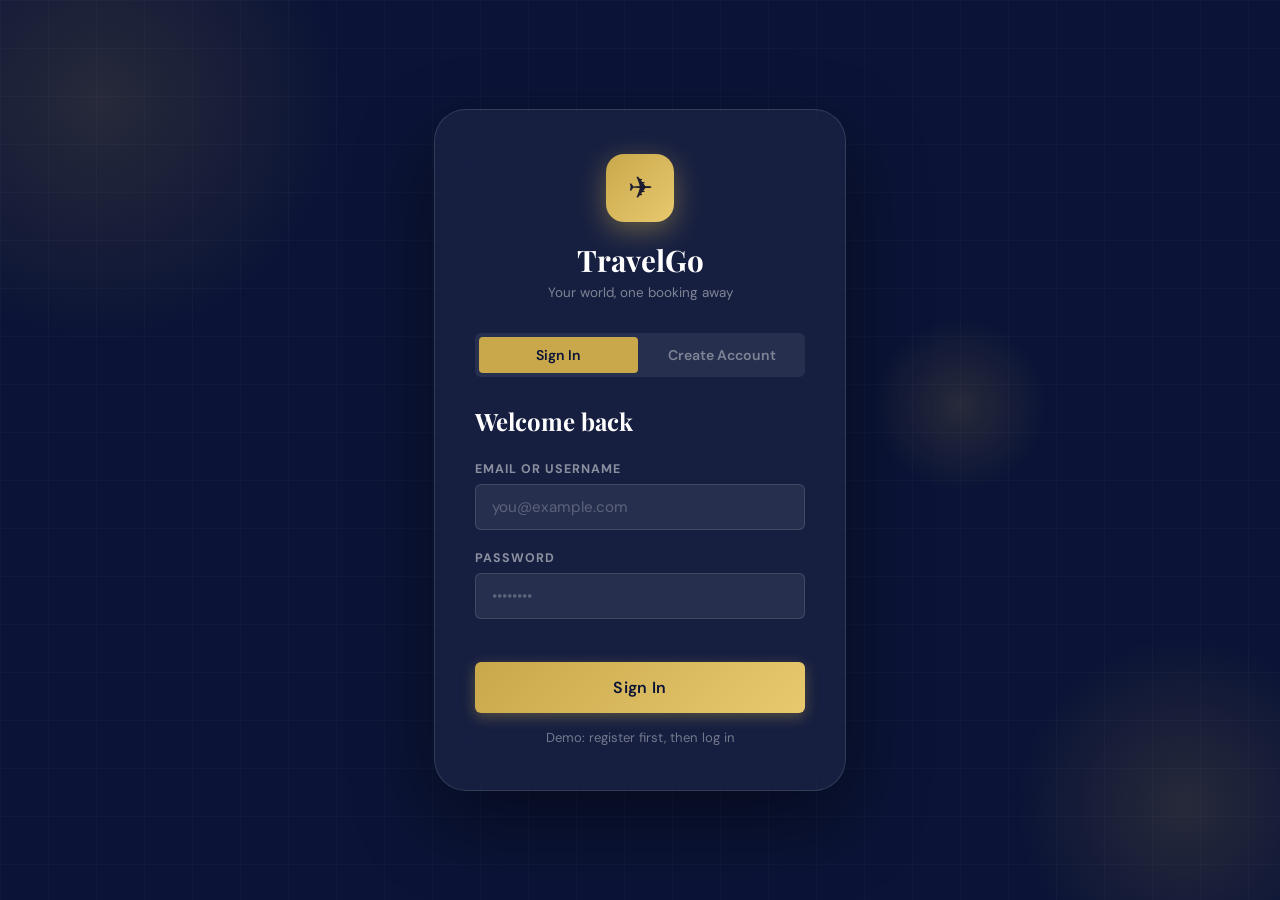
<file: index.html>
<!DOCTYPE html>
<html lang="en">
<head>
  <meta charset="UTF-8">
  <meta name="viewport" content="width=device-width, initial-scale=1.0">
  <title>TravelGo</title>
  <link rel="stylesheet" href="style.css">
  <script>window.location.replace('search.html');</script>
</head>
<body>
  <div class="loader">
    <div class="loader-icon">✈</div>
    <p>Loading TravelGo...</p>
  </div>
</body>
</html>
</file>
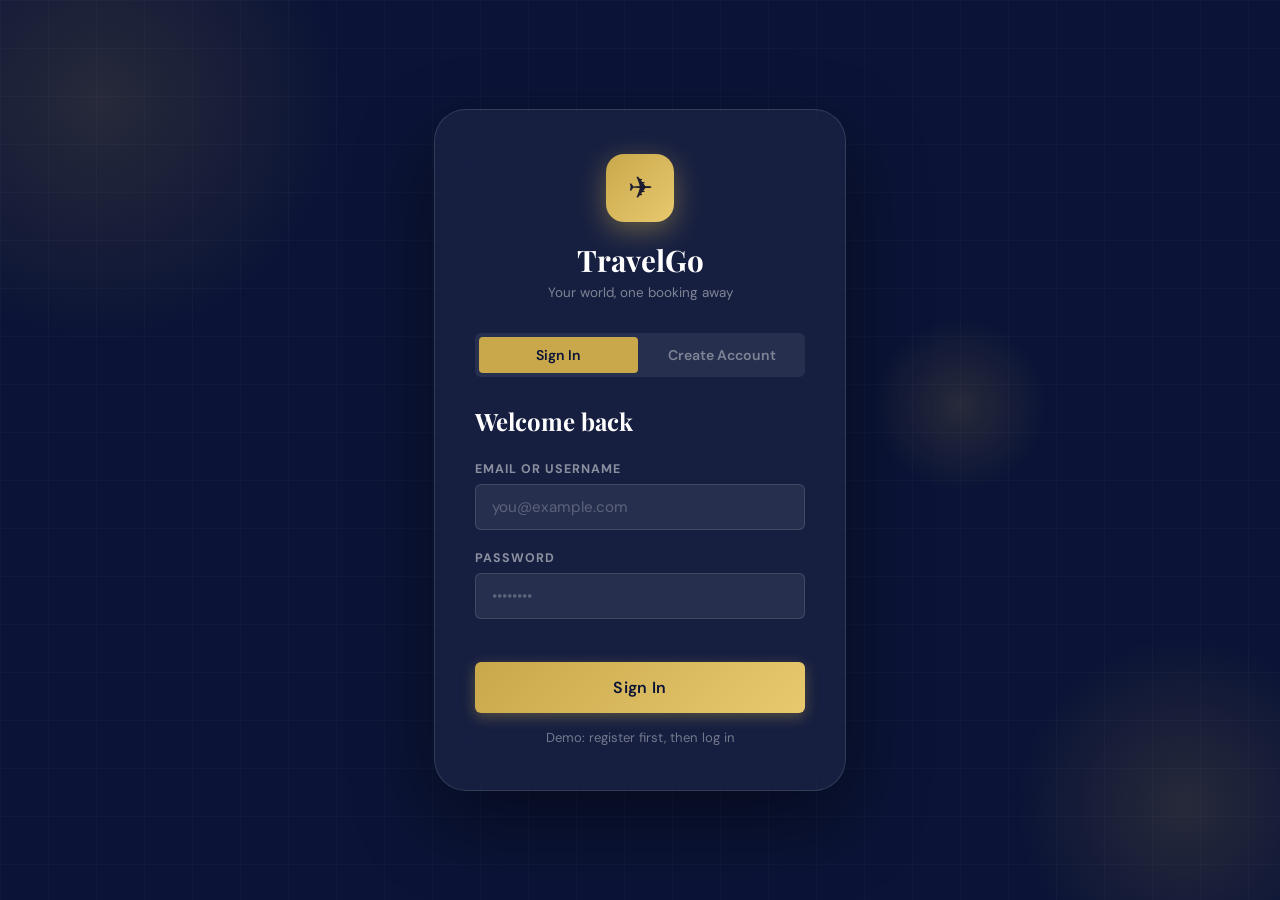
<file: booking.html>
<!DOCTYPE html>
<html lang="en">
<head>
  <meta charset="UTF-8">
  <meta name="viewport" content="width=device-width, initial-scale=1.0">
  <title>Passenger Details — TravelGo</title>
  <link rel="stylesheet" href="style.css">
</head>
<body>
  <nav class="navbar">
    <div class="nav-brand">
      <span class="logo-icon">✈</span>
      <span>TravelGo</span>
    </div>
    <ul class="nav-links">
      <li><a href="search.html">Home</a></li>
      <li><a href="mybookings.html">My Bookings</a></li>
      <li><a href="#" id="logoutBtn">Logout</a></li>
    </ul>
    <button class="nav-toggle" aria-label="Menu">☰</button>
  </nav>

  <main class="main-content">
    <div style="margin-bottom:20px">
      <a id="backToResults" href="results.html" class="back-link">← Back to Results</a>
      <script>var _ru=sessionStorage.getItem("tbs_results_url");if(_ru){document.getElementById("backToResults").href=_ru;}</script>
    </div>

    <div class="booking-section">
      <div id="bookingSummary"></div>

      <div class="booking-form-card fade-up">
        <h1>Passenger Details</h1>
        <p class="section-subtitle">Please fill in the details exactly as on your ID</p>
        <form id="bookingForm">
          <div class="form-row">
            <div class="form-group">
              <label for="passengerName">Full Name</label>
              <input type="text" id="passengerName" placeholder="As on government ID" required>
            </div>
            <div class="form-group">
              <label for="passengerAge">Age</label>
              <input type="number" id="passengerAge" placeholder="e.g. 28" min="1" max="120" required>
            </div>
          </div>
          <div class="form-row">
            <div class="form-group">
              <label for="contactNumber">Mobile Number</label>
              <input type="tel" id="contactNumber" placeholder="+91 98765 43210" required>
            </div>
            <div class="form-group">
              <label for="passengerEmail">Email Address</label>
              <input type="email" id="passengerEmail" placeholder="you@example.com" required>
            </div>
          </div>
          <div class="form-group">
            <label for="seatSelection">Seat Preference</label>
            <select id="seatSelection">
              <option value="">No Preference</option>
              <option value="Window">Window</option>
              <option value="Aisle">Aisle</option>
              <option value="Middle">Middle</option>
            </select>
          </div>
          <hr class="form-divider">
          <button type="submit" class="btn btn-primary btn-block btn-lg">Continue to Payment →</button>
        </form>
      </div>
    </div>
  </main>

  <script src="auth.js"></script>
  <script src="booking.js"></script>
</body>
</html>
</file>
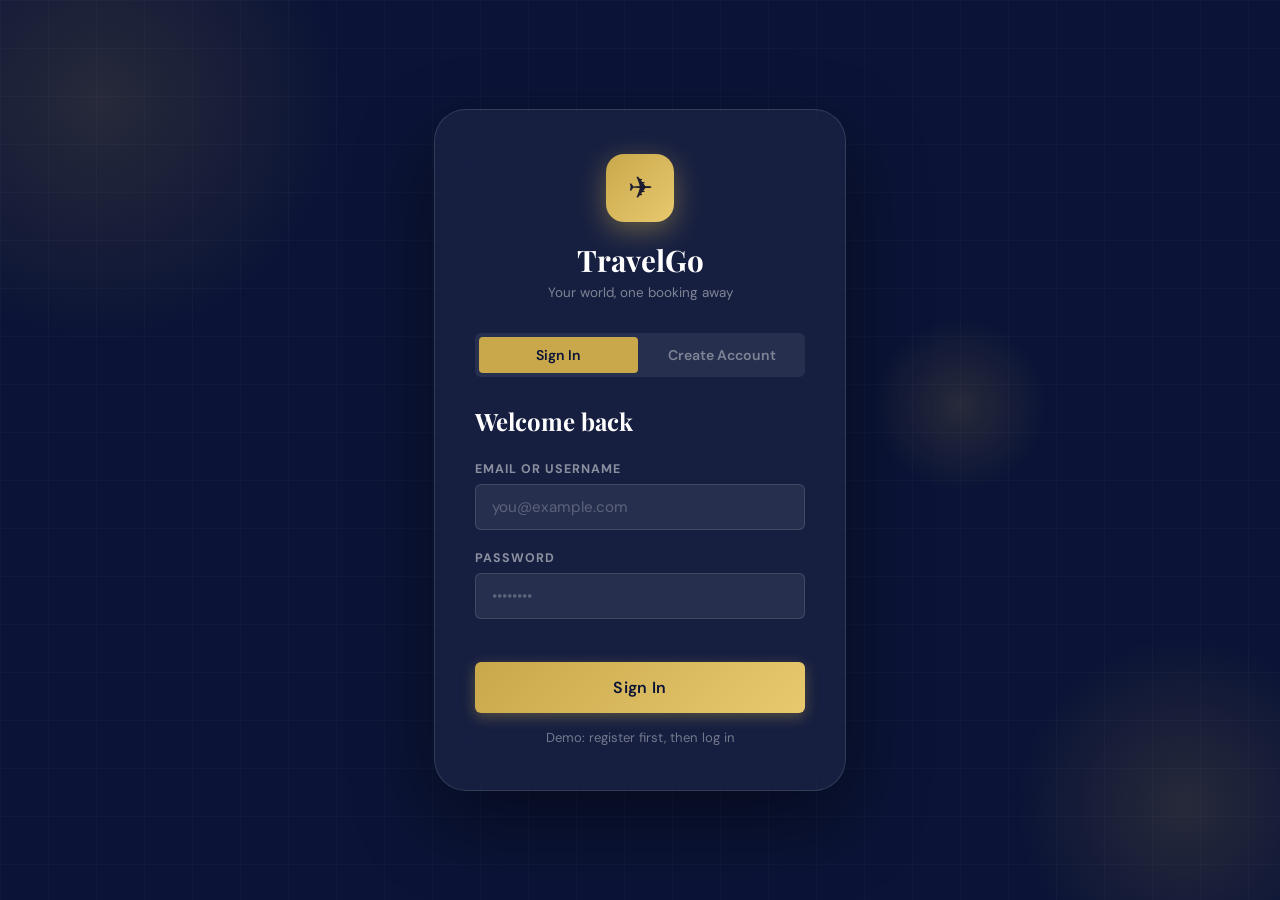
<file: login.html>
<!DOCTYPE html>
<html lang="en">
<head>
  <meta charset="UTF-8">
  <meta name="viewport" content="width=device-width, initial-scale=1.0">
  <title>Login — TravelGo</title>
  <link rel="stylesheet" href="style.css">
</head>
<body class="auth-page">
  <div class="auth-bg">
    <div class="auth-bg-blob blob1"></div>
    <div class="auth-bg-blob blob2"></div>
    <div class="auth-bg-blob blob3"></div>
  </div>

  <div class="auth-wrapper">
    <div class="auth-container fade-in">
      <div class="auth-logo">
        <div class="auth-logo-icon">✈</div>
        <h1>TravelGo</h1>
        <p>Your world, one booking away</p>
      </div>

      <div class="form-toggle">
        <button class="toggle-btn active" data-form="login">Sign In</button>
        <button class="toggle-btn" data-form="register">Create Account</button>
      </div>

      <form id="loginForm" class="auth-form active">
        <h2>Welcome back</h2>
        <div class="form-group">
          <label for="loginEmail">Email or Username</label>
          <input type="text" id="loginEmail" placeholder="you@example.com" required>
        </div>
        <div class="form-group">
          <label for="loginPassword">Password</label>
          <input type="password" id="loginPassword" placeholder="••••••••" required>
        </div>
        <p id="loginError" class="error-msg"></p>
        <button type="submit" class="btn btn-primary btn-block btn-lg" style="margin-top:8px">Sign In</button>
        <p style="text-align:center;margin-top:16px;font-size:0.82rem;color:rgba(255,255,255,0.4)">
          Demo: register first, then log in
        </p>
      </form>

      <form id="registerForm" class="auth-form">
        <h2>Create account</h2>
        <div class="form-group">
          <label for="regName">Full Name</label>
          <input type="text" id="regName" placeholder="Arjun Sharma" required>
        </div>
        <div class="form-group">
          <label for="regEmail">Email</label>
          <input type="email" id="regEmail" placeholder="arjun@example.com" required>
        </div>
        <div class="form-group">
          <label for="regPassword">Password</label>
          <input type="password" id="regPassword" placeholder="Min 6 characters" required minlength="6">
        </div>
        <div class="form-group">
          <label for="regConfirmPassword">Confirm Password</label>
          <input type="password" id="regConfirmPassword" placeholder="Repeat password" required>
        </div>
        <p id="registerError" class="error-msg"></p>
        <button type="submit" class="btn btn-primary btn-block btn-lg" style="margin-top:8px">Create Account</button>
      </form>
    </div>
  </div>

  <script src="auth.js"></script>
</body>
</html>
</file>
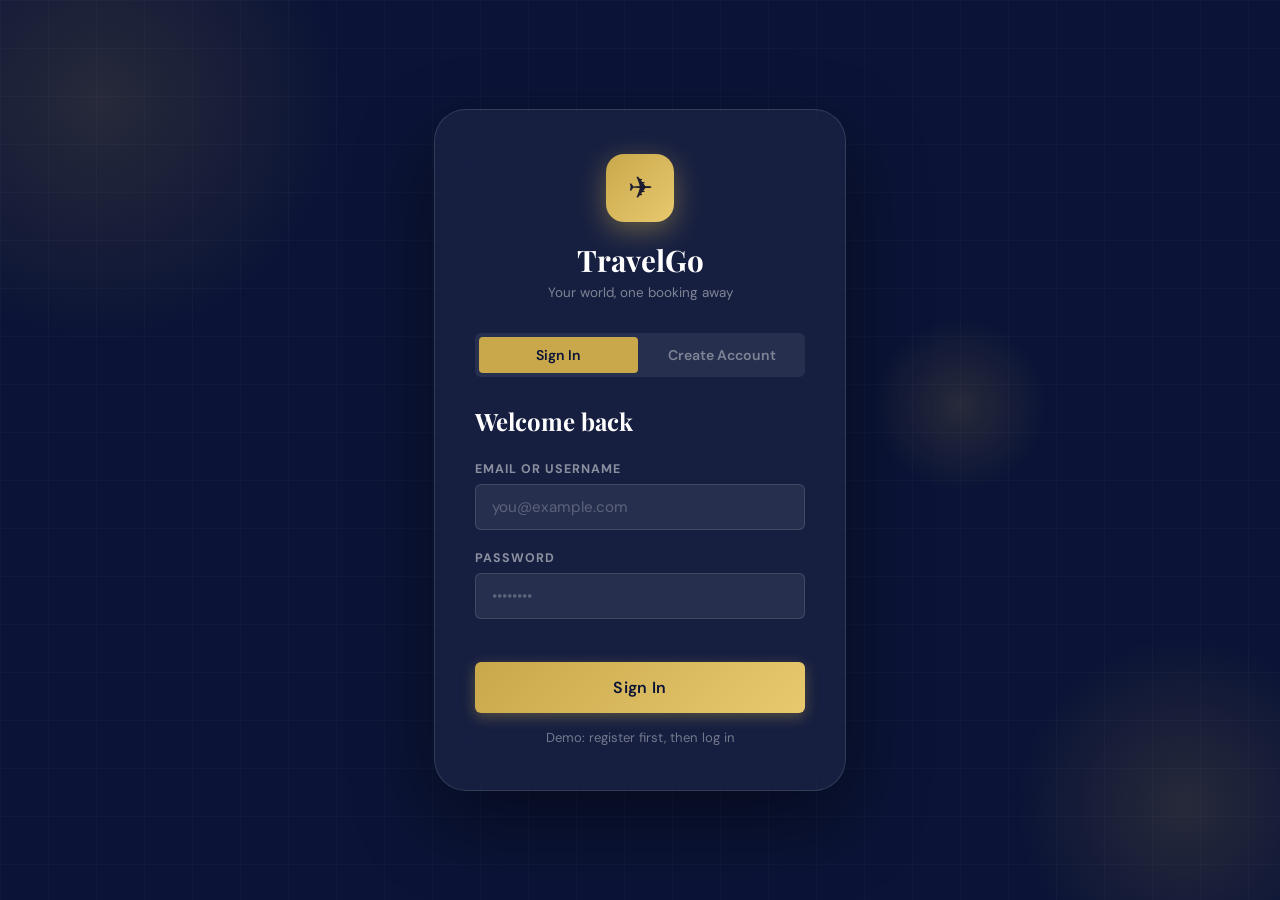
<file: mybookings.html>
<!DOCTYPE html>
<html lang="en">
<head>
  <meta charset="UTF-8">
  <meta name="viewport" content="width=device-width, initial-scale=1.0">
  <title>My Bookings — TravelGo</title>
  <link rel="stylesheet" href="style.css">
</head>
<body>
  <nav class="navbar">
    <div class="nav-brand">
      <span class="logo-icon">✈</span>
      <span>TravelGo</span>
    </div>
    <ul class="nav-links">
      <li><a href="search.html">Home</a></li>
      <li><a href="mybookings.html" class="active">My Bookings</a></li>
      <li><a href="#" id="logoutBtn">Logout</a></li>
    </ul>
    <button class="nav-toggle" aria-label="Menu">☰</button>
  </nav>

  <main class="main-content">
    <section class="mybookings-section">
      <div class="page-header fade-up">
        <div>
          <h1>My Bookings</h1>
          <p>All your upcoming and past travel</p>
        </div>
        <span class="bookings-count" id="bookingsCountBadge" style="display:none"></span>
      </div>

      <div id="bookingsList" class="bookings-list"></div>

      <div id="emptyBookings" class="empty-state hidden">
        <div class="empty-state-icon">🎫</div>
        <h2>No bookings yet</h2>
        <p>Looks like you haven't booked any trips. Search for flights, trains, or buses to get started.</p>
        <a href="search.html" class="btn btn-primary btn-lg">Search Travel</a>
      </div>
    </section>
  </main>

  <script src="auth.js"></script>
  <script src="booking.js"></script>
  <script>
    document.addEventListener('DOMContentLoaded', function() {
      window.loadUserBookings();
    });
  </script>
</body>
</html>
</file>
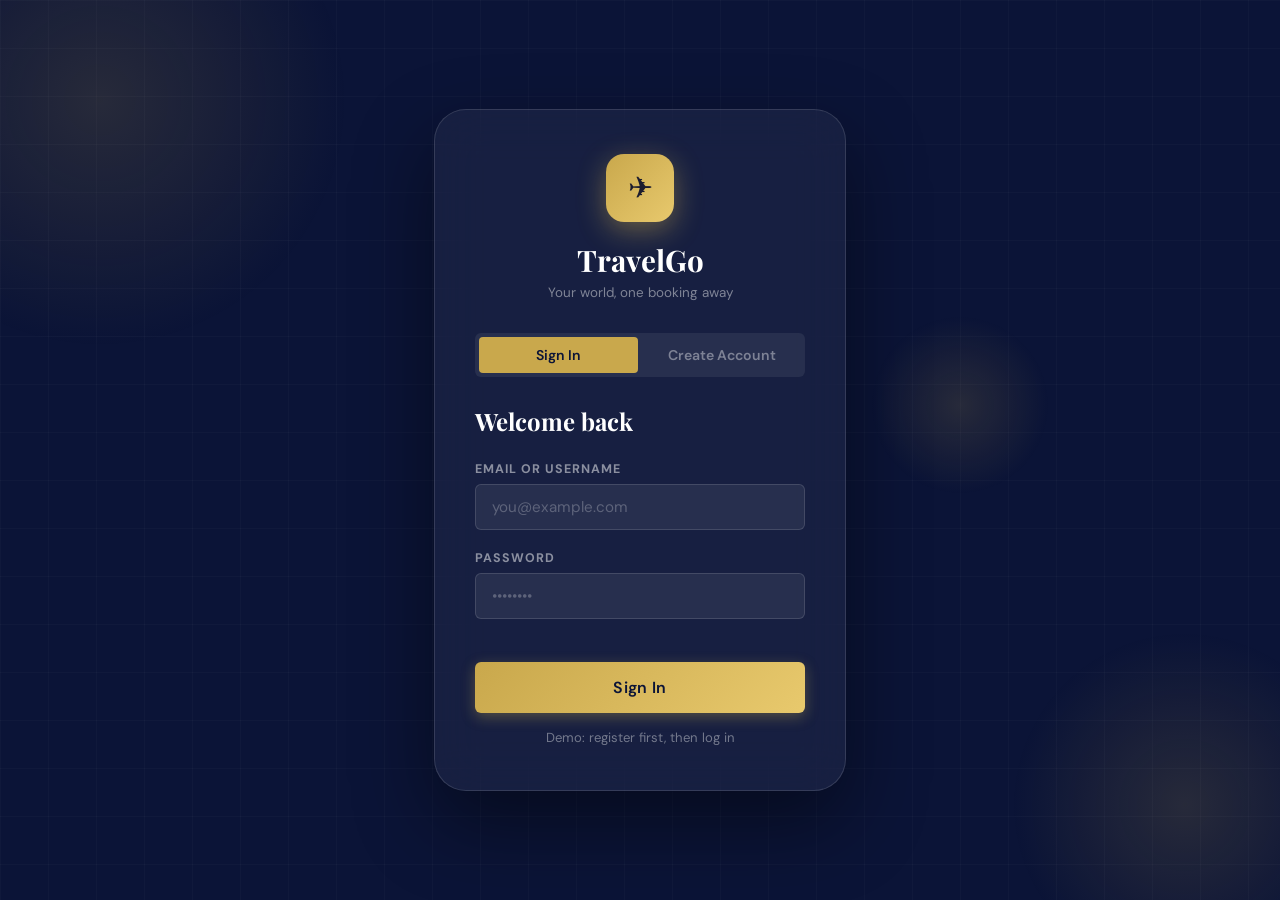
<file: register.html>
<!DOCTYPE html>
<html lang="en">
<head>
    <meta charset="UTF-8">
    <meta name="viewport" content="width=device-width, initial-scale=1.0">
    <title>Register | Travel Booking System</title>
    <meta http-equiv="refresh" content="0;url=login.html">
</head>
<body>
    <p>Redirecting to <a href="login.html">Login/Register</a>...</p>
</body>
</html>
</file>
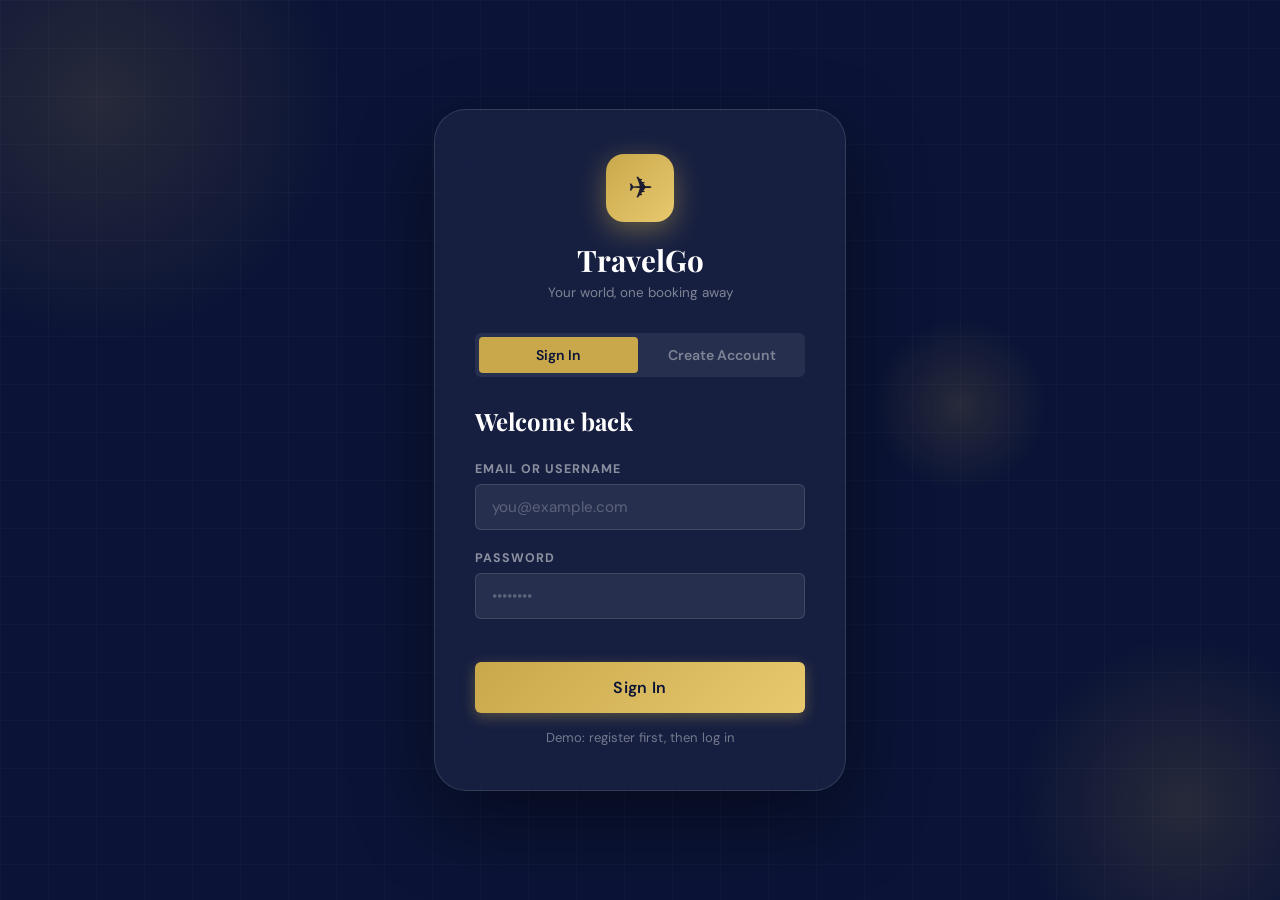
<file: results.html>
<!DOCTYPE html>
<html lang="en">
<head>
  <meta charset="UTF-8">
  <meta name="viewport" content="width=device-width, initial-scale=1.0">
  <title>Search Results — TravelGo</title>
  <link rel="stylesheet" href="style.css">
</head>
<body>
  <nav class="navbar">
    <div class="nav-brand">
      <span class="logo-icon">✈</span>
      <span>TravelGo</span>
    </div>
    <ul class="nav-links">
      <li><a href="search.html">Home</a></li>
      <li><a href="mybookings.html">My Bookings</a></li>
      <li><a href="#" id="logoutBtn">Logout</a></li>
    </ul>
    <button class="nav-toggle" aria-label="Menu">☰</button>
  </nav>

  <main class="main-content">
    <section class="results-page">
      <div class="results-header fade-up">
        <a href="search.html" class="back-link">← Modify Search</a>
        <h1>Available Options</h1>
        <p id="searchSummary"></p>
      </div>
      <div id="resultsContainer" class="results-grid"></div>
    </section>
  </main>

  <script src="auth.js"></script>
  <script src="search.js"></script>
  <script>
    document.addEventListener('DOMContentLoaded', function() {
      const p = new URLSearchParams(window.location.search);
      const from = p.get('from') || '', to = p.get('to') || '', date = p.get('date') || '', type = p.get('type') || 'Flight';
      const sum = document.getElementById('searchSummary');
      if (sum) {
        const d = date ? new Date(date + 'T00:00:00').toLocaleDateString('en-IN', {day:'numeric',month:'short',year:'numeric',weekday:'short'}) : '';
        sum.textContent = type + (from ? ' · ' + from + ' → ' + to : '') + (d ? ' · ' + d : '');
      }
      window.displayResults(from, to, date, type);
    });
  </script>
</body>
</html>
</file>
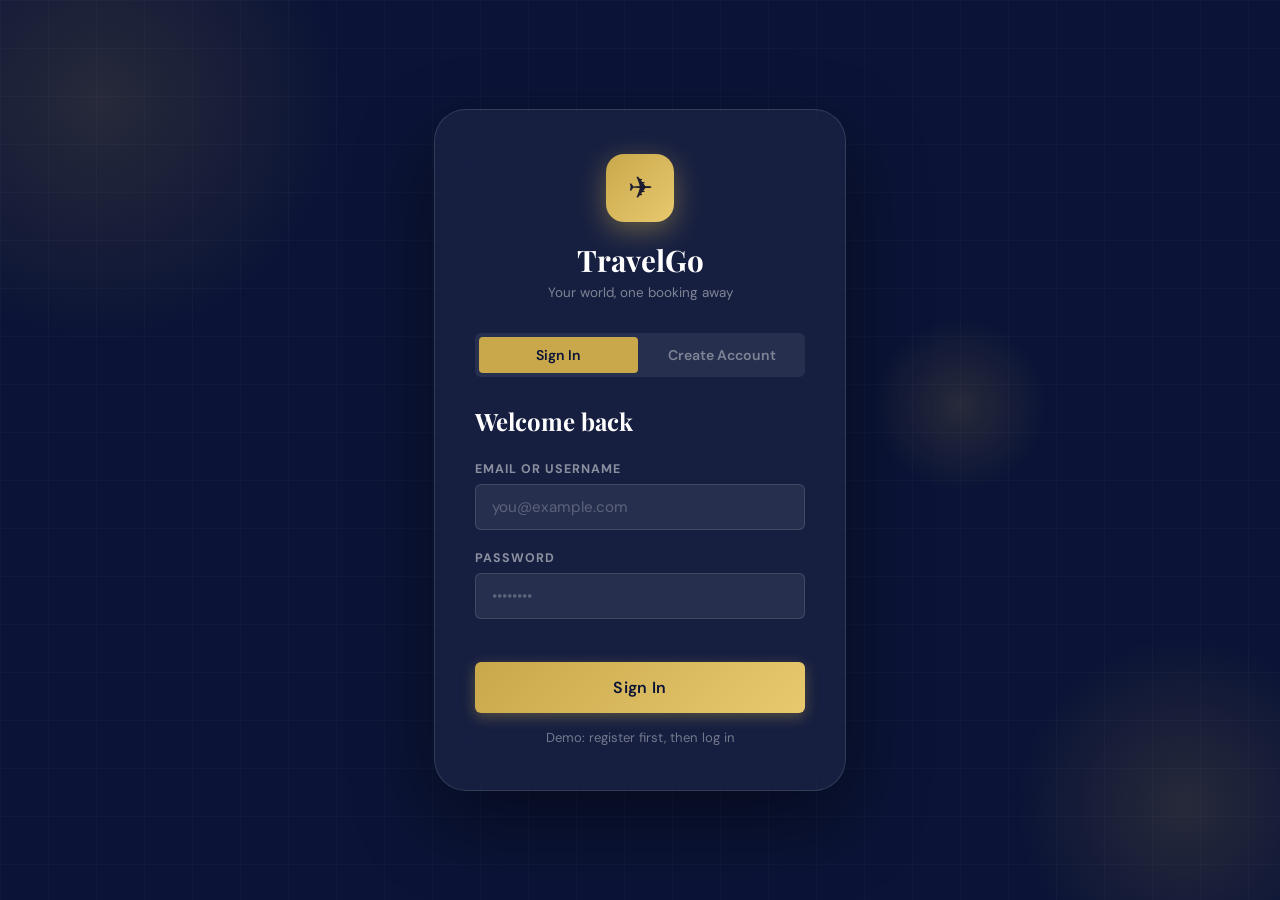
<file: search.html>
<!DOCTYPE html>
<html lang="en">
<head>
    <meta charset="UTF-8">
    <meta name="viewport" content="width=device-width, initial-scale=1.0">
    <title>TravelBooking - Bharat ka Travel App</title>
    <link rel="stylesheet" href="style.css">
    <link rel="stylesheet" href="home.css">
</head>
<body class="home-page">
    <!-- Top Header -->
    <header class="top-header">
        <div class="header-inner">
            <div class="header-left">
                <a href="search.html" class="logo-link">
                    <span class="logo-text">TravelBooking</span>
                    <span class="tagline">Bharat ka Travel App</span>
                </a>
                <nav class="header-nav">
                    <a href="#" class="header-link">EMTMate</a>
                    <a href="#" class="header-link">EMTDesk</a>
                    <a href="#" class="header-link">EMTRoyale</a>
                    <a href="#" class="header-link">Explore Bharat</a>
                    <a href="#" class="header-link">Join EMTPro</a>
                </nav>
            </div>
            <div class="header-right">
                <div class="country-select">
                    <span class="flag">🇮🇳</span>
                    <span>India</span>
                </div>
                <button class="dark-toggle" aria-label="Dark mode">🌙</button>
                <a href="mybookings.html" class="header-link">My Bookings</a>
                <a href="login.html" class="btn-login">Login or Signup</a>
            </div>
        </div>
    </header>

    <!-- Main Nav -->
    <nav class="main-nav">
        <a href="#" class="nav-item active"><span class="nav-icon">✈</span> Flights</a>
        <a href="#" class="nav-item"><span class="nav-icon">🏨</span> Hotels</a>
        <a href="#" class="nav-item"><span class="nav-icon">🚂</span> Trains</a>
        <a href="#" class="nav-item"><span class="nav-icon">🚌</span> Bus</a>
        <a href="#" class="nav-item"><span class="nav-icon">🏖</span> Holidays</a>
        <a href="#" class="nav-item"><span class="nav-icon">🚗</span> Cabs</a>
        <a href="#" class="nav-item"><span class="nav-icon">🎭</span> Activities</a>
        <a href="#" class="nav-item"><span class="nav-icon">📋</span> Visa</a>
        <a href="#" class="nav-item"><span class="nav-icon">⋯</span> More</a>
    </nav>

    <!-- Flight Search Hero -->
    <section class="search-hero">
        <div class="search-hero-inner">
            <span class="search-title">Search Lowest Price</span>
            <div class="trip-type">
                <button class="trip-btn active" data-trip="oneway">One Way</button>
                <button class="trip-btn" data-trip="round">Round Trip</button>
                <button class="trip-btn" data-trip="multicity">Multicity</button>
            </div>
            <form id="searchForm" class="flight-search-form">
                <input type="hidden" id="travelType" value="Flight">
                <div class="search-row">
                    <div class="search-field from-field">
                        <label>FROM</label>
                        <div class="field-wrapper">
                            <input type="text" id="fromCity" value="Delhi" placeholder="City or Airport" autocomplete="off">
                            <span class="field-sub" id="fromSub">[DEL] Indira Gandhi International Airport</span>
                            <div id="fromSuggestions" class="suggestions-dropdown hidden"></div>
                        </div>
                    </div>
                    <button type="button" class="swap-btn" id="swapBtn">⇄</button>
                    <div class="search-field to-field">
                        <label>TO</label>
                        <div class="field-wrapper">
                            <input type="text" id="toCity" value="Mumbai" placeholder="City or Airport" autocomplete="off">
                            <span class="field-sub" id="toSub">[BOM] Chhatrapati Shivaji International Airport</span>
                            <div id="toSuggestions" class="suggestions-dropdown hidden"></div>
                        </div>
                    </div>
                    <div class="search-field">
                        <label>DEPARTURE</label>
                        <input type="date" id="travelDate" class="date-input">
                        <span class="field-sub" id="departSub">Sunday</span>
                    </div>
                    <div class="search-field return-field">
                        <label>RETURN</label>
                        <input type="date" id="returnDate" class="date-input" disabled>
                        <span class="field-sub">Book round trip to save more</span>
                    </div>
                    <div class="search-field">
                        <label>TRAVELLER & CLASS</label>
                        <div class="traveller-select">
                            <span id="travellerCount">1 Traveller</span>
                            <span class="field-sub">Economy</span>
                        </div>
                    </div>
                </div>
                <button type="submit" class="btn-search">SEARCH</button>
            </form>
        </div>
    </section>

    <!-- Special Fares -->
    <section class="special-fares">
        <label>Special Fares (Optional):</label>
        <div class="fares-row">
            <label class="fare-option"><input type="radio" name="fare" checked> NEW EaseMyTrip Corporate</label>
            <label class="fare-option"><input type="radio" name="fare"> Defence Forces</label>
            <label class="fare-option"><input type="radio" name="fare"> Students</label>
            <label class="fare-option"><input type="radio" name="fare"> Senior Citizens</label>
            <label class="fare-option"><input type="radio" name="fare"> Doctors & Nurses</label>
        </div>
        <button class="btn-discover">DISCOVER MORE</button>
    </section>

    <!-- Featured Categories -->
    <section class="featured-cats">
        <a href="#" class="feat-item"><span>✈</span> Best Flight Deals</a>
        <a href="#" class="feat-item"><span>🏛</span> Monuments</a>
        <a href="#" class="feat-item"><span>🚇</span> Metro</a>
        <a href="#" class="feat-item"><span>🎁</span> Gift Cards</a>
        <a href="#" class="feat-item"><span>💳</span> EMT Cards</a>
        <a href="#" class="feat-item"><span>💱</span> Forex</a>
        <a href="#" class="feat-item"><span>🛫</span> Airport Experience</a>
    </section>

    <!-- Exclusive Offers -->
    <section class="exclusive-offers">
        <h2 class="section-heading">Exclusive Offers</h2>
        <div class="offers-tabs">
            <button class="offer-tab active">Best Offers</button>
            <button class="offer-tab">Bank Offers</button>
            <button class="offer-tab">Flight</button>
            <button class="offer-tab">Hotel</button>
            <button class="offer-tab">Bus</button>
            <button class="offer-tab">Holidays</button>
            <button class="offer-tab">Cabs</button>
            <a href="#" class="view-all-link">View All Offers</a>
        </div>
        <div class="offers-carousel">
            <button class="carousel-btn prev">‹</button>
            <div class="carousel-track">
                <div class="offer-card">
                    <div class="offer-header blue">Best Deals for International Travel</div>
                    <p>Best Deals on Airlines like EGYPTAIR, British Airways, KLM and many more.</p>
                    <button class="btn-usecode">Use Code: INTEMT</button>
                    <a href="#" class="offer-book">Book Now</a>
                </div>
                <div class="offer-card">
                    <div class="offer-header purple">Exclusive Deals for Students</div>
                    <p>Special student discounts and extra baggage allowance on popular airlines.</p>
                    <button class="btn-usecode">Use Code: STUDENT</button>
                    <a href="#" class="offer-book">Book Now</a>
                </div>
                <div class="offer-card">
                    <div class="offer-header green">Lowest Price Guarantee On Hotel</div>
                    <p>Find Better Hotel Price Anywhere Else & Get Double Refund on Difference.</p>
                    <button class="btn-usecode">Use Code: HOTEL20</button>
                    <a href="#" class="offer-book">Book Now</a>
                </div>
                <div class="offer-card">
                    <div class="offer-header pink">Invite & Earn up to Rs. 2000</div>
                    <p>Now Earn Money by Inviting Friends - Up to Rs. 2000 per referral.</p>
                    <button class="btn-usecode">Explore</button>
                    <a href="#" class="offer-book">Book Now</a>
                </div>
            </div>
            <button class="carousel-btn next">›</button>
        </div>
        <div class="business-banner">
            <div class="banner-left">
                <span class="banner-offer">Up to ₹5,000 OFF*</span>
                <span class="banner-text">on Business Class Flights</span>
                <div class="banner-actions">
                    <button class="btn-code">Use Code EMTAI</button>
                    <button class="btn-orange">Book Now</button>
                </div>
            </div>
            <div class="banner-right">
                <span class="airline-badge">AIR INDIA</span>
            </div>
        </div>
    </section>

    <!-- Top Flight Routes -->
    <section class="top-routes">
        <h2 class="section-heading">Top Flight Routes</h2>
        <div class="routes-grid">
            <a href="#" class="route-card"><span class="route-img">🏛</span><span class="route-pair">Chennai ↔ Mumbai</span><span class="route-code">MAA-BOM</span></a>
            <a href="#" class="route-card"><span class="route-img">🏰</span><span class="route-pair">Delhi ↔ Ahmedabad</span><span class="route-code">DEL-AMD</span></a>
            <a href="#" class="route-card"><span class="route-img">✈</span><span class="route-pair">Mumbai ↔ Dubai</span><span class="route-code">BOM-DXB</span></a>
            <a href="#" class="route-card"><span class="route-img">🕌</span><span class="route-pair">Delhi ↔ Goa</span><span class="route-code">DEL-GOI</span></a>
            <a href="#" class="route-card"><span class="route-img">🏔</span><span class="route-pair">Mumbai ↔ Bangalore</span><span class="route-code">BOM-BLR</span></a>
            <a href="#" class="route-card"><span class="route-img">🌊</span><span class="route-pair">Kolkata ↔ Mumbai</span><span class="route-code">CCU-BOM</span></a>
        </div>
    </section>

    <!-- Important Info -->
    <section class="info-cards">
        <div class="info-card">
            <span class="info-icon">📋</span>
            <div>
                <strong>Important Info:</strong> To cancel/claim refund or reschedule/modify your booking.
                <a href="#">Click here...</a>
            </div>
        </div>
        <div class="info-card">
            <span class="info-icon">✈</span>
            <div>
                <strong>Airline Notifications:</strong> Get instant flight updates and travel alerts from airlines.
                <a href="#">Click here...</a>
            </div>
        </div>
    </section>

    <!-- Trending Destinations -->
    <section class="trending-dest">
        <h2 class="section-heading">Trending Tourist Destinations</h2>
        <div class="dest-grid">
            <a href="#" class="dest-item"><span class="dest-icon">⛵</span><span>Andaman</span></a>
            <a href="#" class="dest-item"><span class="dest-icon">🛕</span><span>Kerala</span></a>
            <a href="#" class="dest-item"><span class="dest-icon">🕌</span><span>Kashmir</span></a>
            <a href="#" class="dest-item"><span class="dest-icon">🏰</span><span>Rajasthan</span></a>
            <a href="#" class="dest-item"><span class="dest-icon">⛩</span><span>Bhutan</span></a>
            <a href="#" class="dest-item"><span class="dest-icon">🗼</span><span>Europe</span></a>
            <a href="#" class="dest-item"><span class="dest-icon">🛕</span><span>Bali</span></a>
            <a href="#" class="dest-item"><span class="dest-icon">🏙</span><span>Dubai</span></a>
            <a href="#" class="dest-item"><span class="dest-icon">🏛</span><span>Vietnam</span></a>
            <a href="#" class="dest-item"><span class="dest-icon">🛕</span><span>Sri Lanka</span></a>
        </div>
    </section>

    <!-- Favourite Places -->
    <section class="fav-places">
        <h2 class="section-heading">Favourite Places To Stay</h2>
        <div class="places-row">
            <a href="#" class="place-card"><span class="place-city">Delhi</span><span class="place-explore">Explore</span></a>
            <a href="#" class="place-card"><span class="place-city">Mumbai</span><span class="place-explore">Explore</span></a>
            <a href="#" class="place-card"><span class="place-city">Bangalore</span><span class="place-explore">Explore</span></a>
            <a href="#" class="place-card"><span class="place-city">Jaipur</span><span class="place-explore">Explore</span></a>
            <a href="#" class="place-card"><span class="place-city">Chennai</span><span class="place-explore">Explore</span></a>
        </div>
        <button class="btn-viewall">View All</button>
    </section>

    <!-- Results Section (shown on search) -->
    <section id="resultsSection" class="results-section hidden">
        <h2 class="section-heading">Available Options</h2>
        <div id="searchResults" class="results-grid"></div>
    </section>

    <!-- EVA Chat Widget -->
    <div class="eva-chat" id="evaChat">
        <div class="eva-avatar">EVA</div>
        <span class="eva-label">Chat Assistant</span>
    </div>

    <script src="auth.js"></script>
    <script src="autocomplete.js"></script>
    <script src="search.js"></script>
    <script src="home.js"></script>
</body>
</html>
</file>
<file: style.css>
/* ============================================================
   TRAVELGO — LUXURY TRAVEL BOOKING SYSTEM
   Design: Deep navy / gold / cream — editorial luxury
   Font: Playfair Display (display) + DM Sans (body)
   ============================================================ */

@import url('https://fonts.googleapis.com/css2?family=Playfair+Display:ital,wght@0,400;0,600;0,700;1,400;1,600&family=DM+Sans:wght@300;400;500;600;700&display=swap');

/* ---- Reset ---- */
*, *::before, *::after { box-sizing: border-box; margin: 0; padding: 0; }
html { scroll-behavior: smooth; -webkit-font-smoothing: antialiased; }
body { font-family: 'DM Sans', sans-serif; background: #f7f5f0; color: #1c1c2e; min-height: 100vh; }
a { text-decoration: none; color: inherit; }
ul { list-style: none; }
input, select, button, textarea { font-family: inherit; }

/* ---- Design Tokens ---- */
:root {
  --navy:       #0b1437;
  --navy-mid:   #162050;
  --navy-light: #1e2d6b;
  --gold:       #c9a84c;
  --gold-light: #e8c96d;
  --gold-pale:  #f9f3e3;
  --cream:      #faf8f3;
  --cream-dark: #f0ede4;
  --white:      #ffffff;
  --ink:        #1c1c2e;
  --ink-mid:    #3d3d55;
  --ink-soft:   #6b6b85;
  --ink-muted:  #9898aa;
  --border:     #e2ddd5;
  --border-dark:#c8c2b8;
  --success:    #1a7a4a;
  --success-bg: #e6f7ee;
  --danger:     #b91c1c;
  --danger-bg:  #fef2f2;
  --r-sm:  6px;
  --r:     12px;
  --r-lg:  20px;
  --r-xl:  32px;
  --shadow-xs: 0 1px 3px rgba(11,20,55,0.06);
  --shadow-sm: 0 2px 8px rgba(11,20,55,0.08);
  --shadow:    0 6px 24px rgba(11,20,55,0.10);
  --shadow-lg: 0 16px 48px rgba(11,20,55,0.16);
  --shadow-xl: 0 24px 80px rgba(11,20,55,0.22);
  --gold-glow: 0 0 0 3px rgba(201,168,76,0.22);
}

@keyframes fadeUp   { from { opacity:0; transform:translateY(20px); } to { opacity:1; transform:translateY(0); } }
@keyframes fadeIn   { from { opacity:0; } to { opacity:1; } }
@keyframes popIn    { from { opacity:0; transform:scale(0.88); } to { opacity:1; transform:scale(1); } }
@keyframes float    { 0%,100% { transform:translateY(0); } 50% { transform:translateY(-12px); } }
@keyframes borderPulse { 0%,100% { box-shadow: 0 0 0 0 rgba(201,168,76,0.4); } 50% { box-shadow: 0 0 0 8px rgba(201,168,76,0); } }

.fade-up { opacity:0; animation: fadeUp 0.55s cubic-bezier(.22,.68,0,1.2) forwards; }
.fade-in { opacity:0; animation: fadeIn 0.4s ease forwards; }
.pop-in  { opacity:0; animation: popIn 0.4s cubic-bezier(.34,1.56,.64,1) forwards; }
.hidden  { display:none !important; }

:::-webkit-scrollbar { width:6px; height:6px; }
:::-webkit-scrollbar-track { background:transparent; }
:::-webkit-scrollbar-thumb { background:var(--border-dark); border-radius:3px; }

/* NAVBAR */
.navbar {
  background: var(--navy);
  padding: 0 32px; height: 64px;
  display: flex; align-items: center; justify-content: space-between;
  position: sticky; top: 0; z-index: 200;
  box-shadow: 0 2px 20px rgba(11,20,55,0.35);
}
.nav-brand {
  display: flex; align-items: center; gap: 10px;
  font-family: 'Playfair Display', serif;
  font-size: 1.4rem; font-weight: 700; color: var(--white);
}
.logo-icon { font-size: 1.5rem; filter: drop-shadow(0 0 8px rgba(201,168,76,0.6)); }
.nav-brand span:last-child {
  background: linear-gradient(135deg, #fff 30%, var(--gold-light));
  -webkit-background-clip: text; -webkit-text-fill-color: transparent; background-clip: text;
}
.nav-links { display: flex; align-items: center; gap: 4px; }
.nav-links li a {
  padding: 7px 16px; border-radius: var(--r-sm);
  font-size: 0.88rem; font-weight: 500;
  color: rgba(255,255,255,0.65); transition: all 0.2s;
}
.nav-links li a:hover { color: var(--white); background: rgba(255,255,255,0.1); }
.nav-links li a.active { color: var(--gold-light); }
.nav-toggle { display:none; background:none; border:none; color:white; font-size:1.4rem; cursor:pointer; padding: 4px 8px; }

/* MAIN CONTENT */
.main-content { padding: 40px 32px; max-width: 1000px; margin: 0 auto; }

/* BUTTONS */
.btn {
  display: inline-flex; align-items: center; justify-content: center; gap: 8px;
  padding: 11px 22px; border-radius: var(--r-sm); border: none;
  font-size: 0.9rem; font-weight: 600; cursor: pointer;
  transition: all 0.22s cubic-bezier(.22,.68,0,1.2);
  letter-spacing: 0.02em; white-space: nowrap; position: relative; overflow: hidden;
}
.btn-primary {
  background: linear-gradient(135deg, var(--gold) 0%, var(--gold-light) 100%);
  color: var(--navy); box-shadow: 0 4px 14px rgba(201,168,76,0.35);
}
.btn-primary:hover { transform: translateY(-2px); box-shadow: 0 8px 24px rgba(201,168,76,0.45); }
.btn-danger { background: var(--danger-bg); color: var(--danger); border: 1px solid #fecaca; }
.btn-danger:hover { background: var(--danger); color: white; border-color: var(--danger); }
.btn-outline { background: transparent; border: 1.5px solid var(--gold); color: var(--gold); }
.btn-outline:hover { background: var(--gold); color: var(--navy); }
.btn-sm { padding: 7px 14px; font-size: 0.8rem; }
.btn-lg { padding: 15px 32px; font-size: 1rem; }
.btn-block { width: 100%; }

/* FORMS */
.form-group { margin-bottom: 20px; }
.form-group label {
  display: block; font-size: 0.78rem; font-weight: 700; color: var(--ink-soft);
  margin-bottom: 7px; text-transform: uppercase; letter-spacing: 0.08em;
}
.form-group input, .form-group select {
  width: 100%; padding: 12px 16px; border: 1.5px solid var(--border);
  border-radius: var(--r-sm); font-size: 0.95rem; color: var(--ink);
  background: var(--white); transition: all 0.2s; outline: none; appearance: none;
}
.form-group input:focus, .form-group select:focus {
  border-color: var(--gold); box-shadow: var(--gold-glow); background: var(--gold-pale);
}
.form-group input::placeholder { color: var(--ink-muted); }
.form-group select {
  background-image: url("data:image/svg+xml,%3Csvg xmlns='http://www.w3.org/2000/svg' width='12' height='8' viewBox='0 0 12 8'%3E%3Cpath d='M1 1l5 5 5-5' stroke='%239898aa' stroke-width='1.5' fill='none' stroke-linecap='round'/%3E%3C/svg%3E");
  background-repeat: no-repeat; background-position: right 14px center; padding-right: 36px;
}
.error-msg { color: var(--danger); font-size: 0.82rem; min-height: 1.2em; margin-top: 6px; }
.alert-box { background: var(--danger-bg); border: 1px solid #fecaca; color: var(--danger); padding: 14px 18px; border-radius: var(--r-sm); font-size: 0.9rem; }
.alert-box a { color: var(--navy); font-weight: 600; text-decoration: underline; }
.form-row { display: grid; grid-template-columns: 1fr 1fr; gap: 16px; }
.form-divider { border:none; border-top: 1px solid var(--border); margin: 24px 0; }
.section-subtitle { color: var(--ink-soft); font-size: 0.88rem; margin-bottom: 28px; }

/* AUTH PAGE */
body.auth-page {
  background: var(--navy); min-height: 100vh;
  display: flex; align-items: flex-start; justify-content: center;
  overflow-y: auto; overflow-x: hidden; padding: 32px 0;
}
.auth-bg { position:fixed; inset:0; pointer-events:none; overflow:hidden; }
.auth-bg::before {
  content:'';
  position:absolute; inset:0;
  background-image: linear-gradient(rgba(255,255,255,0.025) 1px, transparent 1px), linear-gradient(90deg, rgba(255,255,255,0.025) 1px, transparent 1px);
  background-size: 48px 48px;
}
.auth-bg-blob {
  position:absolute; border-radius:50%;
  background: radial-gradient(circle, rgba(201,168,76,0.15), transparent 70%);
}
.blob1 { width:500px;height:500px;top:-150px;left:-150px; }
.blob2 { width:350px;height:350px;bottom:-80px;right:-80px;animation:float 9s ease-in-out infinite; }
.blob3 { width:180px;height:180px;top:35%;right:18%;animation:float 6s ease-in-out infinite 2s; }
.auth-wrapper { position:relative; z-index:1; width:100%; max-width:460px; padding:24px; margin:auto; }
.auth-container {
  background: rgba(255,255,255,0.05); border:1px solid rgba(255,255,255,0.13);
  backdrop-filter:blur(24px); border-radius:var(--r-xl);
  padding:44px 40px; box-shadow: 0 32px 80px rgba(0,0,0,0.45);
}
.auth-logo { text-align:center; margin-bottom:32px; }
.auth-logo-icon {
  width:68px;height:68px;
  background:linear-gradient(135deg,var(--gold),var(--gold-light));
  border-radius:18px; display:flex; align-items:center; justify-content:center;
  font-size:1.9rem; margin:0 auto 18px;
  box-shadow: 0 8px 28px rgba(201,168,76,0.45);
  animation: borderPulse 3s ease-in-out infinite;
}
.auth-logo h1 { font-family:'Playfair Display',serif; font-size:1.85rem; color:var(--white); }
.auth-logo p { color:rgba(255,255,255,0.45); font-size:0.84rem; margin-top:5px; }
.form-toggle { display:flex; background:rgba(255,255,255,0.07); border-radius:var(--r-sm); padding:4px; margin-bottom:28px; gap:4px; }
.toggle-btn { flex:1; padding:9px; border:none; background:none; border-radius:4px; cursor:pointer; font-weight:600; font-size:0.88rem; color:rgba(255,255,255,0.4); transition:all 0.2s; }
.toggle-btn.active { background:var(--gold); color:var(--navy); }
.auth-form { display:none; }
.auth-form.active { display:block; }
.auth-form h2 { font-family:'Playfair Display',serif; font-size:1.5rem; color:var(--white); margin-bottom:24px; }
.auth-form .form-group label { color:rgba(255,255,255,0.5); }
.auth-form .form-group input { background:rgba(255,255,255,0.07); border-color:rgba(255,255,255,0.13); color:var(--white); }
.auth-form .form-group input:focus { background:rgba(255,255,255,0.11); border-color:var(--gold); box-shadow:var(--gold-glow); }
.auth-form .form-group input::placeholder { color:rgba(255,255,255,0.25); }

/* BOOKING SECTION */
.booking-section { display:grid; gap:28px; }
.summary-card {
  background:linear-gradient(135deg,var(--navy) 0%,var(--navy-light) 100%);
  border-radius:var(--r-lg); padding:28px; color:white;
  position:relative; overflow:hidden; box-shadow:var(--shadow-lg);
}
.summary-card::before {
  content:''; position:absolute; top:-60px;right:-60px;
  width:220px;height:220px;
  background:radial-gradient(circle,rgba(201,168,76,0.18),transparent 70%);
  pointer-events:none;
}
.summary-card::after {
  content:'✈'; position:absolute; right:28px;bottom:-12px;
  font-size:7rem; opacity:0.06; pointer-events:none;
}
.summary-row { display:flex; align-items:center; gap:20px; flex-wrap:wrap; }
.summary-icon-wrap {
  width:56px;height:56px;
  background:rgba(201,168,76,0.18); border:1px solid rgba(201,168,76,0.35);
  border-radius:var(--r); display:flex; align-items:center; justify-content:center;
  font-size:1.6rem; flex-shrink:0;
}
.summary-info { flex:1; min-width:120px; }
.summary-info h3 { font-family:'Playfair Display',serif; font-size:1.15rem; font-weight:600; margin-bottom:4px; }
.summary-info p { font-size:0.85rem; opacity:.75; margin-bottom:2px; }
.summary-time { text-align:right; }
.summary-time span { font-size:0.95rem; font-weight:600; display:block; }
.summary-time small { font-size:0.76rem; opacity:.55; }
.summary-price { font-family:'Playfair Display',serif; font-size:1.8rem; font-weight:700; color:var(--gold-light); }
.booking-form-card {
  background:var(--white); border-radius:var(--r-lg);
  padding:36px; box-shadow:var(--shadow); border:1px solid var(--border);
}
.booking-form-card h1 { font-family:'Playfair Display',serif; font-size:1.6rem; color:var(--navy); margin-bottom:6px; }

/* RESULTS PAGE */
.results-page { padding-bottom:48px; }
.results-header { margin-bottom:32px; padding-bottom:24px; border-bottom:1px solid var(--border); }
.results-header h1 { font-family:'Playfair Display',serif; font-size:1.8rem; color:var(--navy); margin:12px 0 6px; }
.results-header p { color:var(--ink-soft); font-size:0.9rem; }
.back-link {
  display:inline-flex; align-items:center; gap:6px;
  color:var(--ink-soft); font-size:0.85rem; font-weight:500;
  padding:6px 14px; border-radius:var(--r-sm);
  background:var(--cream-dark); transition:all 0.2s;
}
.back-link:hover { background:var(--border); color:var(--navy); }
.results-grid { display:flex; flex-direction:column; gap:16px; }
.result-card {
  background:var(--white); border-radius:var(--r-lg);
  border:1.5px solid var(--border); overflow:hidden;
  transition:all 0.28s cubic-bezier(.22,.68,0,1.2);
  opacity:0; box-shadow:var(--shadow-xs);
}
.result-card:hover { border-color:var(--gold); box-shadow:var(--shadow),0 0 0 1px var(--gold); transform:translateY(-3px); }
.result-card-top { display:flex; align-items:center; gap:16px; padding:22px 24px; flex-wrap:wrap; }
.result-airline-logo { width:52px;height:52px; border-radius:var(--r-sm); display:flex; align-items:center; justify-content:center; font-size:1.6rem; flex-shrink:0; }
.result-airline-logo.flight{background:#dbeafe;} .result-airline-logo.train{background:#dcfce7;} .result-airline-logo.bus{background:#fef3c7;}
.result-company { flex:0 0 140px; }
.result-company-name { font-weight:700; font-size:0.95rem; color:var(--navy); display:block; }
.result-class { font-size:0.74rem; color:var(--ink-soft); margin-top:2px; }
.result-route { flex:1; display:flex; align-items:center; gap:14px; justify-content:center; }
.time-col { text-align:center; }
.time-big { font-family:'Playfair Display',serif; font-size:1.5rem; font-weight:600; color:var(--navy); display:block; line-height:1; }
.time-city { font-size:0.72rem; color:var(--ink-muted); text-transform:uppercase; letter-spacing:0.08em; margin-top:4px; display:block; }
.route-line { flex:1; display:flex; flex-direction:column; align-items:center; gap:4px; }
.route-line-bar {
  height:1.5px; width:100%;
  background:linear-gradient(90deg,var(--border),var(--gold),var(--border));
  position:relative;
}
.route-line-bar::after { content:'▶'; position:absolute; right:-6px; top:50%; transform:translateY(-50%); font-size:0.45rem; color:var(--gold); }
.route-duration { font-size:0.72rem; color:var(--ink-soft); font-weight:600; letter-spacing:0.04em; }
.result-price-col { text-align:right; flex-shrink:0; }
.result-price { font-family:'Playfair Display',serif; font-size:1.6rem; font-weight:700; color:var(--navy); display:block; line-height:1; }
.result-price-label { font-size:0.7rem; color:var(--ink-muted); display:block; margin-top:3px; }
.result-card-bottom {
  display:flex; align-items:center; justify-content:space-between;
  padding:13px 24px; background:var(--cream); border-top:1px solid var(--border); gap:12px; flex-wrap:wrap;
}
.seats-badge { display:inline-flex; align-items:center; gap:5px; font-size:0.78rem; font-weight:600; padding:4px 12px; border-radius:20px; }
.seats-badge.ok{background:var(--success-bg);color:var(--success);} .seats-badge.low{background:#fff7ed;color:#c2410c;}
.type-pill { font-size:0.7rem; font-weight:700; padding:4px 10px; border-radius:20px; text-transform:uppercase; letter-spacing:0.06em; }
.type-pill.flight{background:#dbeafe;color:#1d4ed8;} .type-pill.train{background:#dcfce7;color:#15803d;} .type-pill.bus{background:#fef3c7;color:#b45309;}
.no-results { text-align:center; padding:80px 24px; color:var(--ink-soft); }
.no-results-icon { font-size:4rem; display:block; margin-bottom:16px; }

/* PAYMENT */
.payment-section { display:grid; grid-template-columns:1fr 1.5fr; gap:28px; align-items:start; }
.payment-summary-card {
  background:var(--navy); border-radius:var(--r-lg);
  padding:28px; color:white; position:sticky; top:88px; box-shadow:var(--shadow-lg);
}
.payment-summary-card h2 { font-family:'Playfair Display',serif; font-size:1.1rem; color:var(--gold-light); margin-bottom:20px; padding-bottom:12px; border-bottom:1px solid rgba(255,255,255,0.1); }
.summary-item { display:flex; justify-content:space-between; align-items:flex-start; padding:9px 0; border-bottom:1px solid rgba(255,255,255,0.07); font-size:0.86rem; gap:12px; }
.summary-item:last-of-type{border-bottom:none;}
.summary-item-label{color:rgba(255,255,255,0.48);}
.summary-item-value{color:white;font-weight:500;text-align:right;}
.payment-total { display:flex; justify-content:space-between; align-items:center; margin-top:20px; padding-top:20px; border-top:1px solid rgba(201,168,76,0.4); }
.payment-total-label{color:rgba(255,255,255,0.65);font-size:0.88rem;font-weight:600;}
.payment-total-amount{font-family:'Playfair Display',serif;font-size:1.9rem;font-weight:700;color:var(--gold-light);}
.payment-form-card { background:var(--white); border-radius:var(--r-lg); padding:36px; box-shadow:var(--shadow); border:1px solid var(--border); }
.payment-form-card h1 { font-family:'Playfair Display',serif; font-size:1.6rem; color:var(--navy); margin-bottom:6px; }
.payment-method-grid { display:grid; grid-template-columns:1fr 1fr; gap:10px; margin-bottom:24px; }
.payment-method-btn { padding:12px; border:1.5px solid var(--border); border-radius:var(--r-sm); background:var(--white); cursor:pointer; text-align:center; font-size:0.82rem; font-weight:600; color:var(--ink-soft); transition:all 0.2s; }
.payment-method-btn:hover{border-color:var(--gold);color:var(--navy);}
.payment-method-btn.active{border-color:var(--gold);background:var(--gold-pale);color:var(--navy);box-shadow:var(--gold-glow);}
.payment-method-btn span{display:block;font-size:1.4rem;margin-bottom:4px;}
.payment-row{display:grid;grid-template-columns:1fr 1fr;gap:16px;}

/* MY BOOKINGS */
.mybookings-section { padding-bottom:48px; }
.page-header { margin-bottom:32px; display:flex; align-items:flex-end; justify-content:space-between; flex-wrap:wrap; gap:16px; }
.page-header h1 { font-family:'Playfair Display',serif; font-size:2rem; color:var(--navy); line-height:1; }
.page-header p { color:var(--ink-soft); font-size:0.88rem; margin-top:6px; }
.bookings-count { background:var(--navy); color:var(--gold-light); font-size:0.8rem; font-weight:700; padding:6px 14px; border-radius:20px; }
.bookings-list { display:flex; flex-direction:column; gap:20px; }
.booking-card { background:var(--white); border-radius:var(--r-lg); border:1.5px solid var(--border); overflow:hidden; box-shadow:var(--shadow-xs); transition:all 0.2s; }
.booking-card:hover { box-shadow:var(--shadow); border-color:var(--border-dark); }
.booking-card-header {
  background:linear-gradient(135deg,var(--navy) 0%,var(--navy-light) 100%);
  padding:20px 24px; display:flex; align-items:center; gap:16px; position:relative; overflow:hidden;
}
.booking-type-icon { width:48px;height:48px; background:rgba(201,168,76,0.15); border:1px solid rgba(201,168,76,0.3); border-radius:var(--r); display:flex; align-items:center; justify-content:center; font-size:1.4rem; flex-shrink:0; }
.booking-header-info{flex:1;}
.booking-header-info h3 { font-family:'Playfair Display',serif; font-size:1rem; color:white; font-weight:600; }
.booking-route-text { color:rgba(255,255,255,0.62); font-size:0.82rem; margin-top:3px; }
.booking-date-text { color:rgba(255,255,255,0.42); font-size:0.74rem; margin-top:2px; }
.booking-badges{display:flex;gap:6px;flex-direction:column;align-items:flex-end;}
.status-confirmed { background:rgba(22,163,74,0.25); color:#4ade80; font-size:0.7rem; font-weight:700; padding:3px 10px; border-radius:20px; }
.booking-card-body { padding:20px 24px; display:grid; grid-template-columns:repeat(3,1fr); gap:16px; border-bottom:1px solid var(--border); }
.detail-item .d-label { font-size:0.7rem; font-weight:700; text-transform:uppercase; letter-spacing:0.08em; color:var(--ink-muted); margin-bottom:4px; }
.detail-item .d-value { font-size:0.88rem; font-weight:600; color:var(--ink); }
.booking-card-footer { padding:16px 24px; display:flex; align-items:center; justify-content:space-between; background:var(--cream); gap:16px; }
.booking-id-wrap{display:flex;flex-direction:column;gap:2px;}
.booking-id-label { font-size:0.7rem; font-weight:700; text-transform:uppercase; letter-spacing:0.08em; color:var(--ink-muted); }
.booking-id-value { font-size:0.9rem; font-weight:600; color:var(--navy); letter-spacing:0.04em; font-variant-numeric: tabular-nums; }
.booking-footer-right{display:flex;align-items:center;gap:16px;}
.booking-final-price { font-family:'Playfair Display',serif; font-size:1.35rem; font-weight:700; color:var(--navy); }
.empty-state { text-align:center; padding:90px 24px; max-width:380px; margin:0 auto; }
.empty-state-icon { width:96px;height:96px; background:linear-gradient(135deg,var(--navy),var(--navy-light)); border-radius:28px; display:flex; align-items:center; justify-content:center; font-size:2.4rem; margin:0 auto 24px; box-shadow:var(--shadow-lg); }
.empty-state h2 { font-family:'Playfair Display',serif; font-size:1.6rem; color:var(--navy); margin-bottom:10px; }
.empty-state p { color:var(--ink-soft); font-size:0.9rem; margin-bottom:28px; line-height:1.6; }

/* MODAL */
.modal { position:fixed; inset:0; background:rgba(11,20,55,0.65); backdrop-filter:blur(6px); display:flex; align-items:center; justify-content:center; z-index:999; padding:24px; }
.modal-content { background:var(--white); border-radius:var(--r-xl); padding:48px 40px; max-width:420px; width:100%; text-align:center; box-shadow:var(--shadow-xl); border:1px solid var(--border); }
.success-checkmark { width:80px;height:80px; background:linear-gradient(135deg,var(--navy),var(--navy-light)); border-radius:50%; display:flex; align-items:center; justify-content:center; margin:0 auto 24px; position:relative; }
.success-checkmark::after { content:''; position:absolute; inset:-7px; border-radius:50%; border:2px solid var(--gold); animation:borderPulse 2s ease-in-out infinite; }
.checkmark-icon{font-size:2rem;}
.success-modal h2 { font-family:'Playfair Display',serif; font-size:1.7rem; color:var(--navy); margin-bottom:10px; }
.success-modal p{color:var(--ink-soft);font-size:0.9rem;margin-bottom:6px;}
.success-booking-id { background:var(--cream); border:1.5px dashed var(--gold); border-radius:var(--r-sm); padding:12px 20px; margin:20px 0 28px; display:inline-block; width:100%; }
.success-booking-id .id-label { font-size:0.7rem; font-weight:700; text-transform:uppercase; letter-spacing:0.08em; color:var(--ink-muted); display:block; margin-bottom:4px; }
.success-booking-id .id-value { font-family:'Playfair Display',serif; font-size:1.3rem; font-weight:700; color:var(--navy); }

/* LOADER */
.loader { display:flex; flex-direction:column; align-items:center; justify-content:center; min-height:100vh; gap:16px; background:var(--navy); }
.loader-icon { width:72px;height:72px; background:linear-gradient(135deg,var(--gold),var(--gold-light)); border-radius:20px; display:flex; align-items:center; justify-content:center; font-size:2rem; animation:float 2s ease-in-out infinite; box-shadow:0 8px 30px rgba(201,168,76,0.4); }
.loader p { color:rgba(255,255,255,0.45); font-size:0.82rem; letter-spacing:0.1em; text-transform:uppercase; }

/* RESPONSIVE */
@media(max-width:768px){
  .main-content{padding:20px 16px;}
  .navbar{padding:0 16px;}
  .nav-links{display:none;flex-direction:column;position:fixed;top:64px;left:0;right:0;background:var(--navy);padding:16px;gap:4px;box-shadow:var(--shadow-lg);}
  .nav-links.open{display:flex;}
  .nav-toggle{display:block;}
  .payment-section{grid-template-columns:1fr;}
  .payment-summary-card{position:static;}
  .form-row{grid-template-columns:1fr;}
  .payment-row{grid-template-columns:1fr;}
  .booking-card-body{grid-template-columns:1fr 1fr;}
  .result-card-top{flex-wrap:wrap;}
  .result-route{min-width:100%;order:3;}
  .auth-container{padding:32px 22px;}
  .booking-form-card,.payment-form-card{padding:22px 18px;}
  .payment-method-grid{grid-template-columns:1fr 1fr;}
}
@media(max-width:500px){
  .booking-card-body{grid-template-columns:1fr;}
  .summary-row{flex-direction:column;align-items:flex-start;}
  .page-header{flex-direction:column;align-items:flex-start;}
}
</file>
<file: home.css>
/* HOME PAGE — search.html */
@import url('https://fonts.googleapis.com/css2?family=Playfair+Display:ital,wght@0,400;0,600;0,700;1,400&family=DM+Sans:wght@300;400;500;600;700&display=swap');

body.home-page { background: #f7f5f0; font-size: 14px; }

/* TOP HEADER */
.top-header {
  background: var(--navy);
  padding: 0 28px; height: 56px;
  position: sticky; top: 0; z-index: 300;
  box-shadow: 0 2px 20px rgba(11,20,55,0.35);
}
.header-inner { max-width:1200px; margin:0 auto; height:100%; display:flex; align-items:center; justify-content:space-between; }
.header-left { display:flex; align-items:center; gap:28px; }
.logo-link { display:flex; flex-direction:column; gap:1px; }
.logo-text { font-family:'Playfair Display',serif; font-size:1.25rem; font-weight:700; background:linear-gradient(135deg,#fff 30%,var(--gold-light)); -webkit-background-clip:text; -webkit-text-fill-color:transparent; background-clip:text; line-height:1; }
.tagline { font-size:0.6rem; color:rgba(255,255,255,0.38); letter-spacing:0.12em; text-transform:uppercase; }
.header-nav { display:flex; gap:2px; }
.header-link { font-size:0.8rem; color:rgba(255,255,255,0.55); padding:5px 10px; border-radius:4px; transition:all 0.18s; font-weight:500; }
.header-link:hover { background:rgba(255,255,255,0.1); color:rgba(255,255,255,0.9); }
.header-right { display:flex; align-items:center; gap:14px; }
.country-select { display:flex; align-items:center; gap:5px; font-size:0.8rem; color:rgba(255,255,255,0.55); cursor:pointer; padding:5px 8px; border-radius:4px; transition:background 0.18s; }
.country-select:hover { background:rgba(255,255,255,0.1); }
.dark-toggle { background:none; border:none; cursor:pointer; font-size:1rem; padding:5px; border-radius:4px; color:rgba(255,255,255,0.55); transition:all 0.18s; }
.dark-toggle:hover { background:rgba(255,255,255,0.1); color:white; }
.btn-login { background:linear-gradient(135deg,var(--gold),var(--gold-light)); color:var(--navy); padding:7px 18px; border-radius:6px; font-size:0.82rem; font-weight:700; transition:all 0.2s; box-shadow:0 3px 10px rgba(201,168,76,0.3); }
.btn-login:hover { transform:translateY(-1px); box-shadow:0 6px 18px rgba(201,168,76,0.4); }
.btn-login.logged-in { background:linear-gradient(135deg,#22c55e,#16a34a); box-shadow:0 3px 10px rgba(22,163,74,0.3); }

/* MAIN NAV */
.main-nav {
  background: var(--white); border-bottom:1px solid var(--border);
  padding:0 28px; display:flex; align-items:center;
  overflow-x:auto; scrollbar-width:none;
  box-shadow: var(--shadow-xs);
  position: sticky; top: 56px; z-index: 200;
}
.main-nav::-webkit-scrollbar{display:none;}
.nav-item {
  display:flex; align-items:center; gap:6px;
  padding:13px 16px; font-size:0.82rem; font-weight:600; color:var(--ink-soft);
  border-bottom:2.5px solid transparent; white-space:nowrap;
  transition:all 0.18s; cursor:pointer; text-decoration:none;
}
.nav-item:hover{color:var(--navy);}
.nav-item.active{color:var(--navy);border-bottom-color:var(--gold);}
.nav-icon{font-size:1.05rem;}

/* SEARCH HERO */
.search-hero {
  background:linear-gradient(160deg,var(--navy) 0%,#0f2460 60%,var(--navy-light) 100%);
  padding:32px 28px 0; position:relative; overflow:hidden;
}
.search-hero::before {
  content:'';position:absolute;inset:0;
  background-image:linear-gradient(rgba(255,255,255,0.03) 1px,transparent 1px),linear-gradient(90deg,rgba(255,255,255,0.03) 1px,transparent 1px);
  background-size:40px 40px;
}
.search-hero::after {
  content:''; position:absolute; top:-100px; right:-100px;
  width:400px; height:400px;
  background:radial-gradient(circle,rgba(201,168,76,0.1),transparent 70%);
  pointer-events:none;
}
.search-hero-inner { max-width:1100px; margin:0 auto; position:relative; z-index:1; }
.search-title { color:rgba(255,255,255,0.7); font-size:0.7rem; font-weight:700; text-transform:uppercase; letter-spacing:0.15em; display:block; margin-bottom:10px; }

.trip-type { display:flex; gap:6px; margin-bottom:18px; }
.trip-btn { background:rgba(255,255,255,0.1); color:rgba(255,255,255,0.7); border:1px solid rgba(255,255,255,0.15); padding:6px 16px; border-radius:20px; font-size:0.78rem; font-weight:600; cursor:pointer; transition:all 0.2s; }
.trip-btn:hover { background:rgba(255,255,255,0.18); color:white; }
.trip-btn.active { background:var(--gold); color:var(--navy); border-color:var(--gold); box-shadow:0 3px 10px rgba(201,168,76,0.35); }

.flight-search-form { background:var(--white); border-radius:16px 16px 0 0; padding:22px 22px 16px; }
.search-row { display:flex; gap:0; align-items:flex-end; }
.search-field { flex:1; padding:10px 14px; border-right:1px solid var(--border); position:relative; min-width:100px; }
.search-field:last-child{border-right:none;}
.search-field label { display:block; font-size:0.62rem; font-weight:800; color:var(--ink-muted); text-transform:uppercase; letter-spacing:0.12em; margin-bottom:5px; }
.search-field input[type="text"],.search-field input[type="date"] { width:100%; border:none; outline:none; font-size:1.1rem; font-weight:700; color:var(--navy); background:transparent; padding:0; }
.field-sub { font-size:0.68rem; color:var(--ink-muted); display:block; margin-top:3px; white-space:nowrap; overflow:hidden; text-overflow:ellipsis; }
.field-wrapper{position:relative;}
.swap-btn {
  background:var(--white); border:2px solid var(--border);
  border-radius:50%; width:38px; height:38px;
  display:flex; align-items:center; justify-content:center;
  cursor:pointer; font-size:1rem; flex-shrink:0; align-self:center;
  margin:0 6px; transition:all 0.25s; color:var(--ink-soft);
}
.swap-btn:hover { border-color:var(--gold); color:var(--gold); transform:rotate(180deg); box-shadow:var(--gold-glow); }
.traveller-select{cursor:pointer;}
.traveller-select span{display:block;}
.traveller-select span:first-child{font-size:1.05rem;font-weight:700;color:var(--navy);}
.btn-search {
  display:block; width:100%; margin-top:14px;
  background:linear-gradient(135deg,var(--gold),var(--gold-light));
  color:var(--navy); border:none; padding:13px;
  border-radius:10px; font-size:0.95rem; font-weight:800;
  cursor:pointer; letter-spacing:0.08em; text-transform:uppercase;
  transition:all 0.22s; box-shadow:0 4px 16px rgba(201,168,76,0.4);
}
.btn-search:hover { transform:translateY(-2px); box-shadow:0 8px 28px rgba(201,168,76,0.5); }
.date-input{cursor:pointer;}
.return-field{opacity:0.55;}
.return-field.active-return{opacity:1;}

/* SUGGESTIONS */
.suggestions-dropdown { position:absolute; top:calc(100% + 6px); left:0; right:0; background:var(--white); border:1.5px solid var(--border); border-radius:var(--r); box-shadow:var(--shadow-lg); z-index:400; max-height:260px; overflow-y:auto; }
.suggestion-item { padding:10px 14px; cursor:pointer; border-bottom:1px solid var(--border); transition:background 0.15s; }
.suggestion-item:last-child{border-bottom:none;}
.suggestion-item:hover{background:var(--gold-pale);}
.sug-city { display:block; font-weight:700; font-size:0.88rem; color:var(--navy); }
.sug-detail { font-size:0.72rem; color:var(--ink-muted); margin-top:1px; }

/* SPECIAL FARES */
.special-fares {
  background:var(--white); padding:10px 28px 12px;
  border-bottom:1px solid var(--border);
  display:flex; align-items:center; gap:16px; flex-wrap:wrap;
}
.special-fares > label { font-size:0.75rem; font-weight:700; color:var(--ink-soft); white-space:nowrap; text-transform:uppercase; letter-spacing:0.06em; }
.fares-row{display:flex;gap:14px;flex-wrap:wrap;flex:1;}
.fare-option{display:flex;align-items:center;gap:5px;font-size:0.76rem;color:var(--ink-soft);cursor:pointer;font-weight:500;}
.fare-option input{cursor:pointer;accent-color:var(--gold);}
.btn-discover { background:none; border:1.5px solid var(--gold); color:var(--gold); padding:5px 12px; border-radius:5px; font-size:0.75rem; font-weight:700; cursor:pointer; transition:all 0.2s; white-space:nowrap; }
.btn-discover:hover{background:var(--gold);color:var(--navy);}

/* FEATURED CATS */
.featured-cats { max-width:1100px; margin:24px auto 0; padding:0 28px; display:flex; gap:10px; overflow-x:auto; scrollbar-width:none; }
.featured-cats::-webkit-scrollbar{display:none;}
.feat-item { display:flex; align-items:center; gap:7px; background:var(--white); border:1.5px solid var(--border); border-radius:24px; padding:8px 16px; font-size:0.78rem; font-weight:600; color:var(--ink-soft); white-space:nowrap; transition:all 0.2s; cursor:pointer; box-shadow:var(--shadow-xs); }
.feat-item:hover{background:var(--gold-pale);border-color:var(--gold);color:var(--navy);}

/* EXCLUSIVE OFFERS */
.exclusive-offers { max-width:1100px; margin:32px auto 0; padding:0 28px; }

/* Section h2 headings */
.exclusive-offers h2,
.top-routes h2,
.trending-dest h2,
.fav-places h2,
.results-section h2 {
  font-family: 'Playfair Display', serif;
  font-size: 1.3rem;
  font-weight: 700;
  color: var(--navy);
  margin-bottom: 14px;
}

.section-heading { font-family:'Playfair Display',serif; font-size:1.3rem; font-weight:700; color:var(--navy); margin-bottom:14px; }
.offers-tabs { display:flex; gap:6px; align-items:center; margin-bottom:18px; flex-wrap:wrap; }
.offer-tab { background:none; border:1.5px solid var(--border); color:var(--ink-soft); padding:6px 14px; border-radius:20px; font-size:0.78rem; font-weight:600; cursor:pointer; transition:all 0.2s; }
.offer-tab:hover,.offer-tab.active{background:var(--navy);color:white;border-color:var(--navy);}
.view-all-link{margin-left:auto;font-size:0.78rem;color:var(--gold);font-weight:700;}
.offers-carousel{position:relative;display:flex;align-items:center;gap:8px;}
.carousel-btn { background:var(--white); border:1.5px solid var(--border); border-radius:50%; width:34px;height:34px; display:flex; align-items:center; justify-content:center; cursor:pointer; font-size:1.2rem; flex-shrink:0; transition:all 0.2s; box-shadow:var(--shadow-xs); }
.carousel-btn:hover{border-color:var(--gold);color:var(--gold);}
.carousel-track{display:flex;gap:16px;overflow:hidden;flex:1;}
.offer-card { background:var(--white); border:1.5px solid var(--border); border-radius:var(--r); min-width:242px; overflow:hidden; flex-shrink:0; box-shadow:var(--shadow-xs); transition:all 0.2s; }
.offer-card:hover{box-shadow:var(--shadow);transform:translateY(-2px);border-color:var(--border-dark);}
.offer-header { padding:15px; color:white; font-weight:700; font-size:0.88rem; line-height:1.4; }
.offer-header.blue{background:linear-gradient(135deg,var(--navy),var(--navy-light));}
.offer-header.purple{background:linear-gradient(135deg,#5b21b6,#7c3aed);}
.offer-header.green{background:linear-gradient(135deg,#15803d,#16a34a);}
.offer-header.pink{background:linear-gradient(135deg,#be185d,#db2777);}
.offer-card p{padding:10px 15px;font-size:0.76rem;color:var(--ink-soft);line-height:1.5;}
.btn-usecode{margin:0 15px 10px;background:none;border:1.5px dashed var(--gold);color:var(--gold);padding:5px 10px;border-radius:4px;font-size:0.72rem;cursor:pointer;font-weight:700;}
.offer-book{display:block;text-align:center;padding:9px 15px;background:linear-gradient(135deg,var(--gold),var(--gold-light));color:var(--navy);font-size:0.78rem;font-weight:700;}
.business-banner { background:linear-gradient(135deg,var(--navy) 0%,#0d1f4a 100%); border-radius:var(--r); padding:22px 24px; display:flex; justify-content:space-between; align-items:center; margin-top:18px; box-shadow:var(--shadow); }
.banner-left{color:white;}
.banner-offer{display:block;font-family:'Playfair Display',serif;font-size:1.6rem;font-weight:700;color:var(--gold-light);}
.banner-text{display:block;font-size:0.85rem;opacity:.75;margin:4px 0 14px;}
.banner-actions{display:flex;gap:10px;}
.btn-code{background:none;border:1.5px dashed rgba(255,255,255,0.4);color:rgba(255,255,255,0.7);padding:7px 14px;border-radius:6px;font-size:0.78rem;cursor:pointer;font-weight:600;}
.btn-orange{background:linear-gradient(135deg,var(--gold),var(--gold-light));color:var(--navy);border:none;padding:9px 22px;border-radius:6px;font-size:0.85rem;font-weight:800;cursor:pointer;box-shadow:0 4px 12px rgba(201,168,76,0.4);}
.banner-right .airline-badge{background:rgba(201,168,76,0.15);border:1px solid rgba(201,168,76,0.35);color:var(--gold-light);padding:10px 18px;border-radius:8px;font-weight:700;font-size:0.88rem;}

/* TOP ROUTES */
.top-routes{max-width:1100px;margin:32px auto 0;padding:0 28px;}
.routes-grid{display:grid;grid-template-columns:repeat(auto-fill,minmax(160px,1fr));gap:12px;}
.route-card { background:var(--white); border:1.5px solid var(--border); border-radius:var(--r); padding:16px; display:flex; flex-direction:column; align-items:center; gap:7px; text-align:center; transition:all 0.22s; cursor:pointer; box-shadow:var(--shadow-xs); }
.route-card:hover{border-color:var(--gold);box-shadow:var(--shadow);transform:translateY(-2px);}
.route-img{font-size:1.8rem;}
.route-pair{font-size:0.78rem;font-weight:700;color:var(--navy);}
.route-code{font-size:0.68rem;color:var(--ink-muted);font-family:monospace;}

/* INFO CARDS */
.info-cards{max-width:1100px;margin:22px auto 0;padding:0 28px;display:grid;gap:10px;}
.info-card{background:#fffdf0;border:1px solid var(--gold-pale);border-left:3px solid var(--gold);border-radius:var(--r-sm);padding:12px 16px;display:flex;gap:12px;align-items:flex-start;font-size:0.8rem;color:var(--ink-soft);}
.info-icon{font-size:1.1rem;flex-shrink:0;}
.info-card a{color:var(--navy);font-weight:600;}

/* TRENDING */
.trending-dest{max-width:1100px;margin:32px auto 0;padding:0 28px;}
.dest-grid{display:flex;gap:10px;overflow-x:auto;scrollbar-width:none;padding-bottom:4px;}
.dest-grid::-webkit-scrollbar{display:none;}
.dest-item { display:flex; flex-direction:column; align-items:center; gap:6px; background:var(--white); border:1.5px solid var(--border); border-radius:var(--r); padding:16px 18px; min-width:88px; cursor:pointer; transition:all 0.2s; box-shadow:var(--shadow-xs); }
.dest-item:hover{border-color:var(--gold);transform:translateY(-2px);box-shadow:var(--shadow-sm);}
.dest-icon{font-size:1.7rem;}
.dest-item span:last-child{font-size:0.75rem;font-weight:600;color:var(--ink-soft);}

/* FAV PLACES */
.fav-places{max-width:1100px;margin:32px auto;padding:0 28px 32px;}
.places-row{display:flex;gap:12px;overflow-x:auto;scrollbar-width:none;margin-bottom:18px;}
.places-row::-webkit-scrollbar{display:none;}
.place-card { background:linear-gradient(135deg,var(--navy),var(--navy-light)); border-radius:var(--r); padding:24px 20px; min-width:155px; flex-shrink:0; cursor:pointer; transition:all 0.22s; display:flex; flex-direction:column; gap:6px; box-shadow:var(--shadow); position:relative; overflow:hidden; }
.place-card::after{content:'🏙';position:absolute;right:-8px;bottom:-12px;font-size:3.5rem;opacity:0.1;}
.place-card:hover{transform:translateY(-3px);box-shadow:var(--shadow-lg);}
.place-city{color:white;font-family:'Playfair Display',serif;font-size:1rem;font-weight:600;}
.place-explore{color:rgba(255,255,255,0.55);font-size:0.72rem;font-weight:500;}
.btn-viewall{background:none;border:1.5px solid var(--gold);color:var(--gold);padding:8px 24px;border-radius:6px;cursor:pointer;font-size:0.82rem;font-weight:700;transition:all 0.2s;}
.btn-viewall:hover{background:var(--gold);color:var(--navy);}

/* RESULTS INLINE */
.results-section{max-width:1100px;margin:28px auto 0;padding:0 28px 48px;}
.results-section h2{font-family:'Playfair Display',serif;font-size:1.3rem;color:var(--navy);margin-bottom:18px;}

/* EVA CHAT */
.eva-chat { position:fixed; bottom:28px; right:28px; background:linear-gradient(135deg,var(--navy),var(--navy-light)); color:white; border-radius:50px; padding:11px 20px; display:flex; align-items:center; gap:10px; box-shadow:var(--shadow-lg); cursor:pointer; transition:all 0.25s; z-index:100; border:1px solid rgba(201,168,76,0.3); }
.eva-chat:hover{transform:scale(1.06);box-shadow:0 12px 40px rgba(11,20,55,0.4);}
.eva-avatar{background:linear-gradient(135deg,var(--gold),var(--gold-light));color:var(--navy);border-radius:50%;width:30px;height:30px;display:flex;align-items:center;justify-content:center;font-size:0.65rem;font-weight:900;}
.eva-label{font-size:0.82rem;font-weight:600;}

/* RESPONSIVE */
@media(max-width:900px){
  .header-nav{display:none;}
  .search-row{flex-wrap:wrap;}
  .search-field{min-width:calc(50% - 24px);}
  .search-field.from-field,.search-field.to-field{min-width:calc(45% - 24px);}
}
@media(max-width:640px){
  .main-nav{ top: 56px; }

  .search-row{flex-direction:column;}
  .search-field{border-right:none;border-bottom:1px solid var(--border);}
  .search-field:last-child{border-bottom:none;}
  .swap-btn{align-self:flex-start;}
  .top-header{padding:0 14px;}
  .main-nav{padding:0 14px;}
  .exclusive-offers,.top-routes,.info-cards,.trending-dest,.fav-places,.featured-cats{padding:0 14px;}
  .flight-search-form{padding:16px 14px 12px;}
  .search-hero{padding:20px 14px 0;}
}

/* DARK MODE */
body.dark-mode.home-page{background:#0f172a;}
body.dark-mode .top-header,body.dark-mode .main-nav,body.dark-mode .flight-search-form{background:#1e293b;border-color:#334155;}
body.dark-mode .search-field input,body.dark-mode .search-field label{color:#e2e8f0;}
body.dark-mode .nav-item{color:#94a3b8;}
body.dark-mode .nav-item.active{color:var(--navy);border-bottom-color:var(--gold);}
body.dark-mode .offer-card,body.dark-mode .route-card,body.dark-mode .feat-item,body.dark-mode .dest-item{background:#1e293b;border-color:#334155;color:#e2e8f0;}
body.dark-mode .offer-card p,body.dark-mode .feat-item,body.dark-mode .dest-item span:last-child{color:#94a3b8;}
</file>
